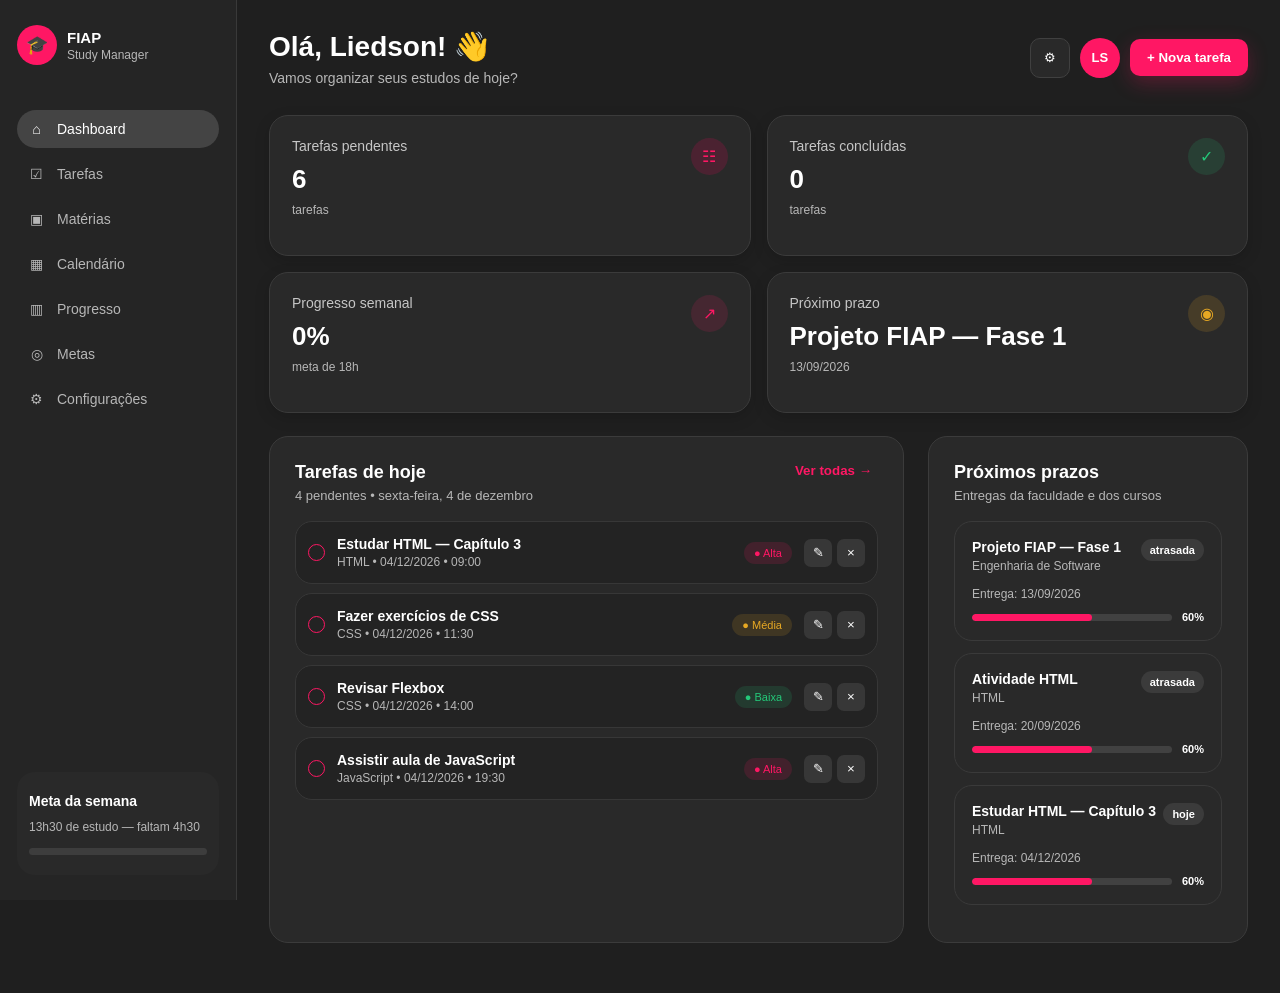
<file: index.html>
<!DOCTYPE html>
<html lang="pt-br">

<head>
    <meta charset="UTF-8">
    <meta name="viewport" content="width=device-width, initial-scale=1.0">

    <title>FIAP Study Manager</title>

    <link rel="stylesheet" href="pages/CSS/styles.css">
</head>

<body>

    <!-- SIDEBAR -->

    <aside class="sidebar">

        <div class="logo">
            <div class="logo-icon">🎓</div>

            <div>
                <strong>FIAP</strong>
                <span>Study Manager</span>
            </div>
        </div>

        <nav>

            <a href="#" class="nav-link active" data-page="dashboard">
                <span>⌂</span>
                Dashboard
            </a>

            <a href="#" class="nav-link" data-page="tasks">
                <span>☑</span>
                Tarefas
            </a>

            <a href="#" class="nav-link" data-page="subjects">
                <span>▣</span>
                Matérias
            </a>

            <a href="#" class="nav-link" data-page="calendar">
                <span>▦</span>
                Calendário
            </a>

            <a href="#" class="nav-link" data-page="progress">
                <span>▥</span>
                Progresso
            </a>

            <a href="#" class="nav-link" data-page="goals">
                <span>◎</span>
                Metas
            </a>

            <a href="#" class="nav-link" data-page="settings">
                <span>⚙</span>
                Configurações
            </a>

        </nav>


        <div class="weekly-goal">

            <strong>Meta da semana</strong>

            <p>
                <span id="goalHours">13h30</span> de estudo
                — faltam <span id="remainingHours">4h30</span>
            </p>

            <div class="progress-bar">
                <div id="weeklyProgress"></div>
            </div>

        </div>

    </aside>


    <!-- CONTEÚDO -->

    <main>

        <!-- HEADER -->

        <header class="top-header">

            <div>

                <h1>
                    Olá, Liedson! 👋
                </h1>

                <p>
                    Vamos organizar seus estudos de hoje?
                </p>

            </div>


            <div class="header-actions">

                <button class="icon-button" id="settingsButton">
                    ⚙
                </button>

                <div class="profile">
                    LS
                </div>

                <button class="new-task-button" id="openTaskButton">
                    + Nova tarefa
                </button>

            </div>

        </header>


        <!-- DASHBOARD -->

        <section id="dashboardPage" class="page active-page">

            <!-- CARDS -->

            <section class="summary">

                <div class="summary-card">

                    <div>
                        <span>Tarefas pendentes</span>

                        <strong id="pendingCount">
                            0
                        </strong>

                        <small>tarefas</small>
                    </div>

                    <div class="summary-icon pink">
                        ☷
                    </div>

                </div>


                <div class="summary-card">

                    <div>
                        <span>Tarefas concluídas</span>

                        <strong id="completedCount">
                            0
                        </strong>

                        <small>tarefas</small>
                    </div>

                    <div class="summary-icon green">
                        ✓
                    </div>

                </div>


                <div class="summary-card">

                    <div>
                        <span>Progresso semanal</span>

                        <strong id="progressPercent">
                            0%
                        </strong>

                        <small>meta de 18h</small>
                    </div>

                    <div class="summary-icon red">
                        ↗
                    </div>

                </div>


                <div class="summary-card">

                    <div>
                        <span>Próximo prazo</span>

                        <strong id="nextDeadline">
                            —
                        </strong>

                        <small id="nextDeadlineDate">
                            Nenhuma tarefa
                        </small>
                    </div>

                    <div class="summary-icon yellow">
                        ◉
                    </div>

                </div>

            </section>


            <!-- ÁREA PRINCIPAL -->

            <section class="dashboard-grid">


                <!-- TAREFAS -->

                <div class="panel tasks-panel">

                    <div class="panel-header">

                        <div>
                            <h2>Tarefas de hoje</h2>

                            <p id="todayInfo">
                                0 pendentes
                            </p>
                        </div>

                        <button class="see-all" id="seeAllTasks">
                            Ver todas →
                        </button>

                    </div>


                    <div id="todayTasks">

                        <!-- tarefas inseridas pelo JavaScript -->

                    </div>

                </div>


                <!-- PRAZOS -->

                <div class="panel deadlines-panel">

                    <div class="panel-header">

                        <div>
                            <h2>Próximos prazos</h2>

                            <p>
                                Entregas da faculdade e dos cursos
                            </p>
                        </div>

                    </div>


                    <div id="deadlines">

                        <!-- prazos inseridos pelo JavaScript -->

                    </div>

                </div>

            </section>

        </section>


        <!-- TAREFAS -->

        <section id="tasksPage" class="page">

            <div class="page-title">

                <div>
                    <h2>Tarefas</h2>
                    <p>Gerencie todas as suas tarefas.</p>
                </div>

                <button class="new-task-button" id="openTaskButton2">
                    + Nova tarefa
                </button>

            </div>


            <div class="task-controls">

                <input
                    type="text"
                    id="searchTask"
                    placeholder="🔎 Buscar tarefa..."
                >

                <select id="priorityFilter">

                    <option value="all">
                        Todas as prioridades
                    </option>

                    <option value="alta">
                        Alta
                    </option>

                    <option value="media">
                        Média
                    </option>

                    <option value="baixa">
                        Baixa
                    </option>

                </select>

            </div>


            <div class="all-tasks" id="allTasks">

            </div>

        </section>


        <!-- MATÉRIAS -->

        <section id="subjectsPage" class="page">

            <div class="page-title">

                <div>
                    <h2>Matérias</h2>
                    <p>Suas disciplinas e atividades.</p>
                </div>

            </div>


            <div class="subjects-grid" id="subjectsGrid">

            </div>

        </section>


        <!-- CALENDÁRIO -->

        <section id="calendarPage" class="page">

            <div class="page-title">

                <div>
                    <h2>Calendário</h2>
                    <p>Visualize suas tarefas por data.</p>
                </div>

            </div>


            <div class="calendar">

                <div class="calendar-header">

                    <button id="previousMonth">
                        ←
                    </button>

                    <h2 id="calendarTitle"></h2>

                    <button id="nextMonth">
                        →
                    </button>

                </div>


                <div class="weekdays">

                    <span>Dom</span>
                    <span>Seg</span>
                    <span>Ter</span>
                    <span>Qua</span>
                    <span>Qui</span>
                    <span>Sex</span>
                    <span>Sáb</span>

                </div>


                <div class="calendar-days" id="calendarDays">

                </div>

            </div>

        </section>


        <!-- PROGRESSO -->

        <section id="progressPage" class="page">

            <div class="page-title">

                <div>
                    <h2>Progresso</h2>
                    <p>Acompanhe seu desempenho.</p>
                </div>

            </div>


            <div class="progress-container">

                <div class="big-progress">

                    <span>Conclusão das tarefas</span>

                    <strong id="bigProgress">
                        0%
                    </strong>

                    <div class="large-progress-bar">
                        <div id="bigProgressBar"></div>
                    </div>

                </div>


                <div class="progress-stats">

                    <div>
                        <strong id="progressCompleted">
                            0
                        </strong>

                        <span>Concluídas</span>
                    </div>

                    <div>
                        <strong id="progressPending">
                            0
                        </strong>

                        <span>Pendentes</span>
                    </div>

                    <div>
                        <strong id="progressTotal">
                            0
                        </strong>

                        <span>Total</span>
                    </div>

                </div>

            </div>

        </section>


        <!-- METAS -->

        <section id="goalsPage" class="page">

            <div class="page-title">

                <div>
                    <h2>Metas</h2>
                    <p>Defina seus objetivos de estudo.</p>
                </div>

            </div>


            <div class="goal-card">

                <div>

                    <span>Meta semanal</span>

                    <h2>18 horas de estudo</h2>

                    <p>
                        Continue estudando para alcançar sua meta.
                    </p>

                </div>


                <div class="goal-circle">

                    <strong id="goalPercent">
                        0%
                    </strong>

                </div>

            </div>

        </section>


        <!-- CONFIGURAÇÕES -->

        <section id="settingsPage" class="page">

            <div class="page-title">

                <div>
                    <h2>Configurações</h2>
                    <p>Personalize o Study Manager.</p>
                </div>

            </div>


            <div class="settings-card">

                <label>
                    Seu nome

                    <input
                        type="text"
                        id="userName"
                        value="Liedson"
                    >
                </label>


                <label>
                    Meta semanal em horas

                    <input
                        type="number"
                        id="weeklyGoalInput"
                        value="18"
                        min="1"
                    >
                </label>


                <button id="saveSettings">
                    Salvar configurações
                </button>


                <button
                    class="danger-button"
                    id="clearData"
                >
                    Apagar todos os dados
                </button>

            </div>

        </section>

    </main>


    <!-- MODAL NOVA TAREFA -->

    <div class="modal" id="taskModal">

        <div class="modal-content">

            <div class="modal-header">

                <h2 id="modalTitle">
                    Nova tarefa
                </h2>

                <button id="closeModal">
                    ×
                </button>

            </div>


            <form id="taskForm">

                <input
                    type="hidden"
                    id="taskId"
                >


                <label>
                    Nome da tarefa

                    <input
                        type="text"
                        id="taskTitle"
                        placeholder="Ex: Estudar HTML"
                        required
                    >

                </label>


                <label>
                    Matéria

                    <select id="taskSubject" required>

                        <option value="">
                            Selecione uma matéria
                        </option>

                        <option>
                            HTML
                        </option>

                        <option>
                            CSS
                        </option>

                        <option>
                            JavaScript
                        </option>

                        <option>
                            Engenharia de Software
                        </option>

                        <option>
                            Física
                        </option>

                        <option>
                            Banco de Dados
                        </option>

                        <option>
                            Python
                        </option>

                    </select>

                </label>


                <div class="form-row">

                    <label>
                        Data

                        <input
                            type="date"
                            id="taskDate"
                            required
                        >
                    </label>


                    <label>
                        Horário

                        <input
                            type="time"
                            id="taskTime"
                            required
                        >
                    </label>

                </div>


                <label>
                    Prioridade

                    <select id="taskPriority">

                        <option value="alta">
                            Alta
                        </option>

                        <option value="media">
                            Média
                        </option>

                        <option value="baixa">
                            Baixa
                        </option>

                    </select>

                </label>


                <label>
                    Tempo estimado

                    <input
                        type="number"
                        id="taskDuration"
                        placeholder="Ex: 2"
                        min="0.5"
                        step="0.5"
                        value="1"
                    >

                </label>


                <div class="form-buttons">

                    <button
                        type="button"
                        class="cancel-button"
                        id="cancelTask"
                    >
                        Cancelar
                    </button>

                    <button
                        type="submit"
                        class="save-button"
                    >
                        Salvar tarefa
                    </button>

                </div>

            </form>

        </div>

    </div>


    <script src="JS/script.js"></script>

</body>

</html>
</file>
<file: pages/CSS/styles.css>
* {
    box-sizing: border-box;
}

:root {
    --background: #1f1f1f;
    --sidebar: #252525;
    --card: #292929;
    --card-light: #303030;
    --border: #3b3b3b;

    --pink: #ff1764;
    --pink-dark: #d9004e;

    --text: #ffffff;
    --secondary: #b7b7b7;

    --green: #24c879;
    --yellow: #e7a823;
}

body {
    margin: 0;

    background-color: var(--background);

    color: var(--text);

    font-family: Arial, sans-serif;
}


/* =========================
   SIDEBAR
========================= */

.sidebar {
    position: fixed;

    top: 0;
    left: 0;

    width: 237px;
    height: 100vh;

    padding: 25px 17px;

    background-color: var(--sidebar);

    border-right: 1px solid #393939;

    display: flex;
    flex-direction: column;
}


/* LOGO */

.logo {
    display: flex;

    align-items: center;

    gap: 10px;

    margin-bottom: 45px;
}

.logo-icon {
    width: 40px;
    height: 40px;

    border-radius: 50%;

    background-color: var(--pink);

    display: flex;
    align-items: center;
    justify-content: center;

    font-size: 18px;
}

.logo strong {
    display: block;

    font-size: 15px;
}

.logo span {
    display: block;

    margin-top: 2px;

    color: var(--secondary);

    font-size: 12px;
}


/* MENU */

nav {
    display: flex;

    flex-direction: column;

    gap: 7px;
}

.nav-link {
    display: flex;

    align-items: center;

    gap: 13px;

    padding: 11px 12px;

    color: var(--secondary);

    text-decoration: none;

    border-radius: 22px;

    font-size: 14px;

    transition: 200ms;
}

.nav-link span {
    width: 15px;

    text-align: center;
}

.nav-link:hover {
    background-color: #363636;

    color: white;
}

.nav-link.active {
    background-color: #444444;

    color: white;
}


/* META */

.weekly-goal {
    margin-top: auto;

    padding: 20px 12px;

    background-color: #292929;

    border-radius: 18px;
}

.weekly-goal strong {
    font-size: 14px;
}

.weekly-goal p {
    margin: 8px 0 12px;

    color: var(--secondary);

    font-size: 12px;

    line-height: 1.5;
}

.progress-bar {
    height: 7px;

    overflow: hidden;

    background-color: #3d3d3d;

    border-radius: 10px;
}

.progress-bar div {
    width: 75%;

    height: 100%;

    background-color: var(--pink);

    border-radius: inherit;
}


/* =========================
   MAIN
========================= */

main {
    margin-left: 237px;

    min-height: 100vh;

    padding: 0 32px 50px;
}


/* HEADER */

.top-header {
    min-height: 115px;

    display: flex;

    align-items: center;

    justify-content: space-between;
}

.top-header h1 {
    margin: 0 0 7px;

    font-size: 28px;
}

.top-header p {
    margin: 0;

    color: var(--secondary);

    font-size: 14px;
}

.header-actions {
    display: flex;

    align-items: center;

    gap: 10px;
}

.icon-button {
    width: 40px;
    height: 40px;

    border: 1px solid #404040;

    border-radius: 10px;

    background-color: #292929;

    color: white;

    cursor: pointer;
}

.icon-button:hover {
    background-color: #3a3a3a;
}

.profile {
    width: 40px;
    height: 40px;

    display: flex;

    align-items: center;
    justify-content: center;

    border-radius: 50%;

    background-color: var(--pink);

    font-weight: bold;

    font-size: 13px;
}

.new-task-button {
    border: none;

    padding: 11px 17px;

    border-radius: 10px;

    background-color: var(--pink);

    color: white;

    font-weight: bold;

    cursor: pointer;

    box-shadow: 0 7px 20px rgba(255, 23, 100, 0.25);

    transition: 200ms;
}

.new-task-button:hover {
    background-color: var(--pink-dark);

    transform: translateY(-1px);
}


/* =========================
   RESUMO
========================= */

.summary {
    display: grid;

    grid-template-columns: repeat(2, 1fr);

    gap: 16px;

    margin-bottom: 23px;
}

.summary-card {
    min-height: 141px;

    padding: 22px;

    display: flex;

    align-items: flex-start;

    justify-content: space-between;

    background-color: var(--card);

    border: 1px solid var(--border);

    border-radius: 19px;

    box-shadow: 0 5px 15px rgba(0, 0, 0, 0.15);
}

.summary-card span {
    display: block;

    margin-bottom: 10px;

    color: #c6c6c6;

    font-size: 14px;
}

.summary-card strong {
    display: block;

    margin-bottom: 5px;

    font-size: 26px;
}

.summary-card small {
    color: var(--secondary);

    font-size: 12px;
}

.summary-icon {
    width: 37px;
    height: 37px;

    display: flex;

    align-items: center;
    justify-content: center;

    border-radius: 50%;

    font-size: 16px;
}

.summary-icon.pink {
    background-color: rgba(255, 0, 92, 0.16);

    color: var(--pink);
}

.summary-icon.green {
    background-color: rgba(36, 200, 121, 0.14);

    color: var(--green);
}

.summary-icon.red {
    background-color: rgba(255, 23, 100, 0.13);

    color: var(--pink);
}

.summary-icon.yellow {
    background-color: rgba(231, 168, 35, 0.15);

    color: var(--yellow);
}


/* =========================
   DASHBOARD GRID
========================= */

.dashboard-grid {
    display: grid;

    grid-template-columns: minmax(0, 2fr) minmax(320px, 1fr);

    gap: 24px;
}

.panel {
    padding: 25px;

    background-color: var(--card);

    border: 1px solid var(--border);

    border-radius: 19px;
}

.panel-header {
    display: flex;

    align-items: flex-start;

    justify-content: space-between;

    margin-bottom: 18px;
}

.panel-header h2 {
    margin: 0 0 5px;

    font-size: 18px;
}

.panel-header p {
    margin: 0;

    color: var(--secondary);

    font-size: 13px;
}

.see-all {
    border: none;

    background: none;

    color: var(--pink);

    cursor: pointer;

    font-weight: bold;
}


/* =========================
   TASKS
========================= */

.task-item {
    min-height: 63px;

    margin-bottom: 9px;

    padding: 12px;

    display: flex;

    align-items: center;

    gap: 12px;

    background-color: #232323;

    border: 1px solid #373737;

    border-radius: 17px;
}

.task-check {
    width: 17px;
    height: 17px;

    flex-shrink: 0;

    border: 1px solid var(--pink);

    border-radius: 50%;

    background: transparent;

    cursor: pointer;
}

.task-check.completed {
    background-color: var(--pink);

    position: relative;
}

.task-check.completed::after {
    content: "✓";

    position: absolute;

    left: 3px;
    top: -1px;

    color: white;

    font-size: 11px;
}

.task-info {
    flex: 1;

    min-width: 0;
}

.task-info h3 {
    margin: 0 0 3px;

    font-size: 14px;
}

.task-info p {
    margin: 0;

    color: var(--secondary);

    font-size: 12px;
}

.task-item.completed-task .task-info h3 {
    color: #8b8b8b;

    text-decoration: line-through;
}

.priority {
    padding: 5px 10px;

    border-radius: 20px;

    font-size: 11px;

    white-space: nowrap;
}

.priority.alta {
    background-color: rgba(255, 23, 100, 0.14);

    color: var(--pink);
}

.priority.media {
    background-color: rgba(231, 168, 35, 0.14);

    color: var(--yellow);
}

.priority.baixa {
    background-color: rgba(36, 200, 121, 0.14);

    color: var(--green);
}

.task-actions {
    display: flex;

    gap: 5px;
}

.task-actions button {
    width: 28px;
    height: 28px;

    border: none;

    border-radius: 7px;

    background-color: #373737;

    color: white;

    cursor: pointer;
}

.task-actions button:hover {
    background-color: var(--pink);
}


/* =========================
   DEADLINES
========================= */

.deadline-item {
    margin-bottom: 12px;

    padding: 17px;

    background-color: #292929;

    border: 1px solid #3a3a3a;

    border-radius: 18px;
}

.deadline-top {
    display: flex;

    align-items: flex-start;

    justify-content: space-between;
}

.deadline-item h3 {
    margin: 0 0 4px;

    font-size: 14px;
}

.deadline-item p {
    margin: 0;

    color: var(--secondary);

    font-size: 12px;
}

.deadline-days {
    padding: 5px 9px;

    background-color: #3b3b3b;

    border-radius: 15px;

    font-size: 11px;

    font-weight: bold;
}

.deadline-date {
    margin-top: 14px !important;
}

.deadline-progress {
    display: flex;

    align-items: center;

    gap: 10px;

    margin-top: 10px;
}

.deadline-progress-bar {
    flex: 1;

    height: 7px;

    background-color: #414141;

    border-radius: 10px;

    overflow: hidden;
}

.deadline-progress-bar div {
    height: 100%;

    background-color: var(--pink);

    border-radius: inherit;
}

.deadline-progress span {
    font-size: 11px;

    font-weight: bold;
}


/* =========================
   PÁGINAS
========================= */

.page {
    display: none;
}

.page.active-page {
    display: block;
}

.page-title {
    margin: 25px 0;

    display: flex;

    align-items: center;

    justify-content: space-between;
}

.page-title h2 {
    margin: 0 0 5px;

    font-size: 25px;
}

.page-title p {
    margin: 0;

    color: var(--secondary);
}


/* =========================
   CONTROLES
========================= */

.task-controls {
    display: flex;

    gap: 12px;

    margin-bottom: 20px;
}

.task-controls input,
.task-controls select {
    padding: 12px;

    background-color: var(--card);

    color: white;

    border: 1px solid var(--border);

    border-radius: 10px;

    outline: none;
}

.task-controls input {
    flex: 1;
}


/* =========================
   MATÉRIAS
========================= */

.subjects-grid {
    display: grid;

    grid-template-columns: repeat(3, 1fr);

    gap: 15px;
}

.subject-card {
    padding: 20px;

    background-color: var(--card);

    border: 1px solid var(--border);

    border-radius: 16px;
}

.subject-card h3 {
    margin: 0 0 8px;
}

.subject-card p {
    margin: 0;

    color: var(--secondary);

    font-size: 13px;
}


/* =========================
   CALENDÁRIO
========================= */

.calendar {
    padding: 25px;

    background-color: var(--card);

    border: 1px solid var(--border);

    border-radius: 18px;
}

.calendar-header {
    display: flex;

    align-items: center;

    justify-content: space-between;

    margin-bottom: 25px;
}

.calendar-header button {
    width: 35px;
    height: 35px;

    border: none;

    border-radius: 8px;

    background-color: #393939;

    color: white;

    cursor: pointer;
}

.weekdays,
.calendar-days {
    display: grid;

    grid-template-columns: repeat(7, 1fr);

    gap: 5px;
}

.weekdays span {
    padding: 10px;

    text-align: center;

    color: var(--secondary);

    font-size: 12px;
}

.calendar-day {
    min-height: 75px;

    padding: 8px;

    background-color: #242424;

    border: 1px solid #343434;

    border-radius: 8px;

    font-size: 12px;
}

.calendar-day.today {
    border: 1px solid var(--pink);
}

.calendar-task {
    margin-top: 7px;

    padding: 4px;

    background-color: var(--pink);

    border-radius: 4px;

    font-size: 9px;

    overflow: hidden;

    white-space: nowrap;
}


/* =========================
   PROGRESSO
========================= */

.progress-container {
    display: grid;

    grid-template-columns: 2fr 1fr;

    gap: 20px;
}

.big-progress,
.progress-stats > div,
.goal-card,
.settings-card {
    padding: 25px;

    background-color: var(--card);

    border: 1px solid var(--border);

    border-radius: 18px;
}

.big-progress > span {
    color: var(--secondary);
}

.big-progress strong {
    display: block;

    margin: 15px 0;

    font-size: 40px;
}

.large-progress-bar {
    height: 10px;

    background-color: #404040;

    border-radius: 10px;

    overflow: hidden;
}

.large-progress-bar div {
    height: 100%;

    background-color: var(--pink);

    transition: width 300ms;
}

.progress-stats {
    display: grid;

    gap: 10px;
}

.progress-stats > div {
    display: flex;

    flex-direction: column;
}

.progress-stats strong {
    font-size: 24px;
}

.progress-stats span {
    margin-top: 5px;

    color: var(--secondary);

    font-size: 12px;
}


/* =========================
   METAS
========================= */

.goal-card {
    display: flex;

    align-items: center;

    justify-content: space-between;
}

.goal-card span {
    color: var(--secondary);
}

.goal-card h2 {
    margin: 10px 0;
}

.goal-card p {
    color: var(--secondary);
}

.goal-circle {
    width: 100px;
    height: 100px;

    display: flex;

    align-items: center;
    justify-content: center;

    border: 8px solid var(--pink);

    border-radius: 50%;
}

.goal-circle strong {
    font-size: 20px;
}


/* =========================
   CONFIGURAÇÕES
========================= */

.settings-card {
    max-width: 600px;

    display: flex;

    flex-direction: column;

    gap: 18px;
}

.settings-card label,
.modal-content label {
    display: flex;

    flex-direction: column;

    gap: 7px;

    color: var(--secondary);

    font-size: 13px;
}

.settings-card input,
.modal-content input,
.modal-content select {
    padding: 12px;

    border: 1px solid var(--border);

    border-radius: 8px;

    background-color: #202020;

    color: white;

    outline: none;
}

.settings-card button {
    padding: 12px;

    border: none;

    border-radius: 9px;

    background-color: var(--pink);

    color: white;

    cursor: pointer;
}

.settings-card .danger-button {
    background-color: #542333;
}


/* =========================
   MODAL
========================= */

.modal {
    position: fixed;

    inset: 0;

    z-index: 100;

    display: none;

    align-items: center;
    justify-content: center;

    padding: 20px;

    background-color: rgba(0, 0, 0, 0.7);
}

.modal.show {
    display: flex;
}

.modal-content {
    width: 100%;

    max-width: 500px;

    max-height: 90vh;

    overflow-y: auto;

    padding: 25px;

    background-color: #292929;

    border: 1px solid #444;

    border-radius: 18px;
}

.modal-header {
    display: flex;

    align-items: center;

    justify-content: space-between;

    margin-bottom: 25px;
}

.modal-header h2 {
    margin: 0;
}

.modal-header button {
    width: 32px;
    height: 32px;

    border: none;

    border-radius: 50%;

    background-color: #3a3a3a;

    color: white;

    font-size: 20px;

    cursor: pointer;
}

#taskForm {
    display: flex;

    flex-direction: column;

    gap: 17px;
}

.form-row {
    display: grid;

    grid-template-columns: 1fr 1fr;

    gap: 12px;
}

.form-buttons {
    display: flex;

    justify-content: flex-end;

    gap: 10px;

    margin-top: 10px;
}

.form-buttons button {
    padding: 11px 18px;

    border: none;

    border-radius: 8px;

    cursor: pointer;
}

.cancel-button {
    background-color: #3b3b3b;

    color: white;
}

.save-button {
    background-color: var(--pink);

    color: white;
}


/* =========================
   RESPONSIVIDADE
========================= */

@media (max-width: 1000px) {

    .sidebar {
        width: 190px;
    }

    main {
        margin-left: 190px;
    }

    .dashboard-grid {
        grid-template-columns: 1fr;
    }

    .subjects-grid {
        grid-template-columns: repeat(2, 1fr);
    }
}


@media (max-width: 700px) {

    .sidebar {
        position: static;

        width: 100%;

        height: auto;
    }

    main {
        margin-left: 0;

        padding: 0 15px 30px;
    }

    .top-header {
        align-items: flex-start;

        flex-direction: column;

        gap: 20px;

        padding: 20px 0;
    }

    .summary {
        grid-template-columns: 1fr;
    }

    .dashboard-grid {
        grid-template-columns: 1fr;
    }

    .progress-container {
        grid-template-columns: 1fr;
    }

    .subjects-grid {
        grid-template-columns: 1fr;
    }

    .task-item {
        flex-wrap: wrap;
    }

    .priority {
        margin-left: 30px;
    }
}
</file>
